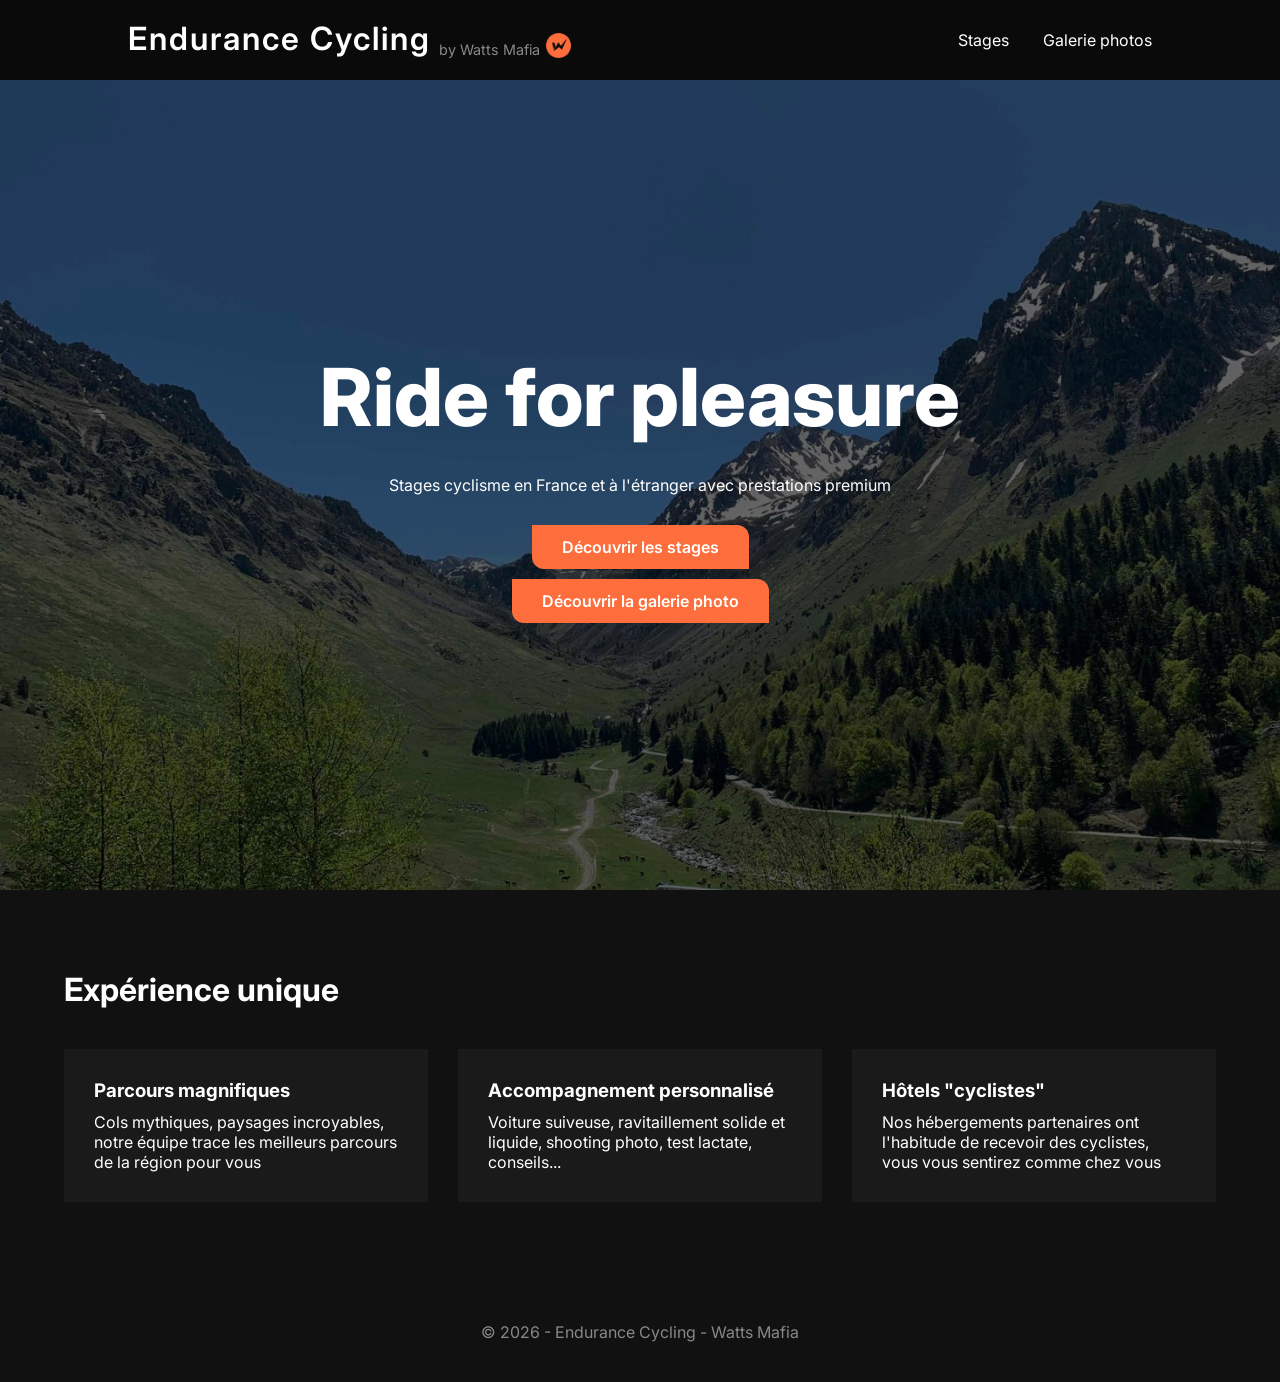
<file: index.html>
<!DOCTYPE html>
<html lang="fr">
<head>
  <meta charset="UTF-8">
  <title>Endurance Cycling</title>
  <!-- Favicon -->
  <link rel="icon" type="image/png" href="images/general/watts-mafia-logo.png">
  <meta name="viewport" content="width=device-width, initial-scale=1.0">
  <!-- Google Fonts -->
  <link href="https://fonts.googleapis.com/css2?family=Inter:wght@300;400;600&family=Bebas+Neue&display=swap" rel="stylesheet">
  <link rel="stylesheet" href="css/principal.css">
</head>
<body>

<header>
  <div class="container nav">
    <div class="logo-container">
      <h1 class="logo"><a href="index.html">Endurance Cycling</a></h1>
      <div class="logo-second-line">
        <span class="subtitle">by Watts Mafia</span>
        <img src="images/general/watts-mafia-logo.png" alt="Watts Mafia" class="logo-sub">
      </div>
    </div>
    <!-- Bouton hamburger -->
    <div class="hamburger" id="hamburger">
      <span></span>
      <span></span>
      <span></span>
    </div>
    <nav id="nav-links">
      <a href="stages.html">Stages</a>
      <a href="galerie-photos.html">Galerie photos</a>
    </nav>
  </div>
</header>

<section class="hero">
  <div class="overlay"></div>
  <div class="hero-content">
    <h2>Ride for pleasure</h2>
    <p>Stages cyclisme en France et à l'étranger avec prestations premium</p>
    <a href="stages.html" class="btn">Découvrir les stages</a>
    <a href="galerie-photos.html" class="btn">Découvrir la galerie photo</a>
  </div>
</section>

<section class="section container">
  <h2 class="section-title">Expérience unique</h2>
  <div class="grid">
    <div class="card">
      <h3>Parcours magnifiques</h3>
      <p>Cols mythiques, paysages incroyables, notre équipe trace les meilleurs parcours de la région pour vous</p>
    </div>
    <div class="card">
      <h3>Accompagnement personnalisé</h3>
      <p>Voiture suiveuse, ravitaillement solide et liquide, shooting photo, test lactate, conseils...</p>
    </div>
    <div class="card">
      <h3>Hôtels "cyclistes"</h3>
      <p>Nos hébergements partenaires ont l'habitude de recevoir des cyclistes, vous vous sentirez comme chez vous</p>
    </div>
  </div>
</section>

<footer>
  <p>© 2026 - Endurance Cycling - Watts Mafia</p>
</footer>

<!-- BOUTON RETOUR EN HAUT -->
<button id="scrollTopBtn" class="scroll-top-btn" aria-label="Retour en haut de page">
  <svg xmlns="http://www.w3.org/2000/svg" viewBox="0 0 24 24" fill="none" stroke="currentColor" stroke-width="2.5" stroke-linecap="round" stroke-linejoin="round">
    <polyline points="18 15 12 9 6 15"></polyline>
  </svg>
</button>

<script>
  const hamburger = document.getElementById('hamburger');
  const navLinks = document.getElementById('nav-links');
  hamburger.addEventListener('click', () => {
    navLinks.classList.toggle('active');
  });
  
/* --- Retour en haut --- */
const scrollTopBtn = document.getElementById('scrollTopBtn');

window.addEventListener('scroll', () => {
  if (window.scrollY > 300) {
    scrollTopBtn.classList.add('visible');
  } else {
    scrollTopBtn.classList.remove('visible');
  }
});

scrollTopBtn.addEventListener('click', () => {
  window.scrollTo({ top: 0, behavior: 'smooth' });
});
</script>
</body>
</html>
</file>
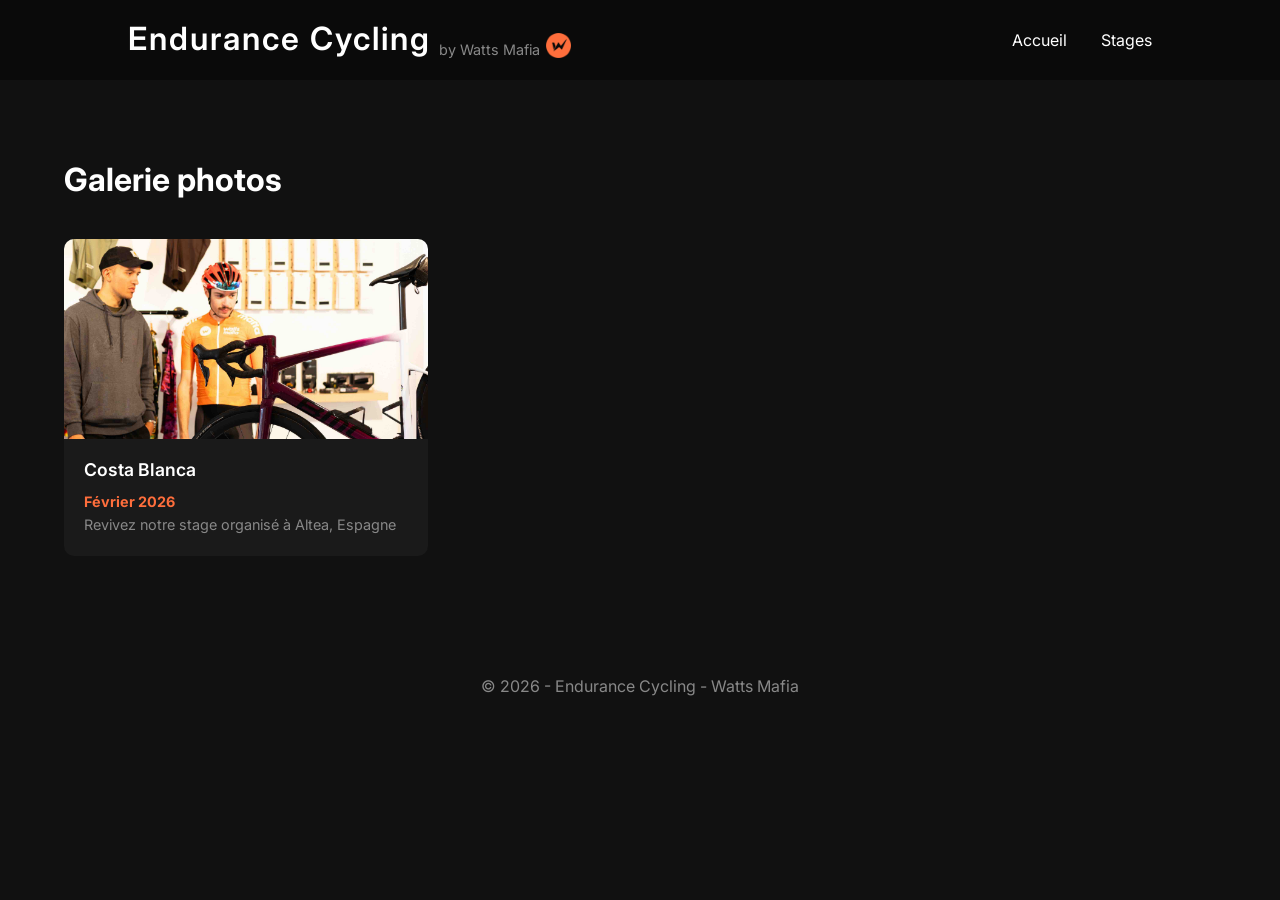
<file: galerie-photos.html>
<!DOCTYPE html>
<html lang="fr">
<head>
  <meta charset="UTF-8">
  <title>Galerie photos</title>
  <!-- Favicon -->
  <link rel="icon" type="image/png" href="images/general/watts-mafia-logo.png">
  <meta name="viewport" content="width=device-width, initial-scale=1.0">
  <!-- Google Fonts -->
  <link href="https://fonts.googleapis.com/css2?family=Inter:wght@300;400;600&family=Bebas+Neue&display=swap" rel="stylesheet">
  <link rel="stylesheet" href="css/principal.css">
</head>
<body>

<header>
  <div class="container nav">
    <div class="logo-container">
      <h1 class="logo"><a href="index.html">Endurance Cycling</a></h1>
      <div class="logo-second-line">
        <span class="subtitle">by Watts Mafia</span>
        <img src="images/general/watts-mafia-logo.png" alt="Watts Mafia" class="logo-sub">
      </div>
    </div>
    <!-- Bouton hamburger -->
    <div class="hamburger" id="hamburger">
      <span></span>
      <span></span>
      <span></span>
    </div>
    <nav id="nav-links">
      <a href="index.html">Accueil</a>
      <a href="stages.html">Stages</a>
    </nav>
  </div>
</header>

<!-- SECTION ALBUMS -->
<section class="section">
  <div class="container">
    <h2 class="section-title">Galerie photos</h2>
    <div class="stages-grid">

      <!-- Album 1 -->
      <a href="album-costa-blanca.html" class="stage-link">
        <div class="stage-card">
          <img src="images/general/vignette-altea.jpg" alt="Album Costa Blanca 2026">
          <div class="stage-content">
            <h3>Costa Blanca</h3>
            <h5>Février 2026</h5>
            <p>Revivez notre stage organisé à Altea, Espagne</p>
          </div>
        </div>
      </a>

    </div>
  </div>
</section>

<!-- FOOTER -->
<footer>
  <p>© 2026 - Endurance Cycling - Watts Mafia</p>
</footer>

<!-- BOUTON RETOUR EN HAUT -->
<button id="scrollTopBtn" class="scroll-top-btn" aria-label="Retour en haut de page">
  <svg xmlns="http://www.w3.org/2000/svg" viewBox="0 0 24 24" fill="none" stroke="currentColor" stroke-width="2.5" stroke-linecap="round" stroke-linejoin="round">
    <polyline points="18 15 12 9 6 15"></polyline>
  </svg>
</button>

<!-- JS HAMBURGER -->
<script>
  const hamburger = document.getElementById('hamburger');
  const navLinks = document.getElementById('nav-links');
  hamburger.addEventListener('click', () => {
    navLinks.classList.toggle('active');
  });

/* --- Retour en haut --- */
const scrollTopBtn = document.getElementById('scrollTopBtn');

window.addEventListener('scroll', () => {
  if (window.scrollY > 300) {
    scrollTopBtn.classList.add('visible');
  } else {
    scrollTopBtn.classList.remove('visible');
  }
});

scrollTopBtn.addEventListener('click', () => {
  window.scrollTo({ top: 0, behavior: 'smooth' });
});
</script>
</body>
</html>
</file>
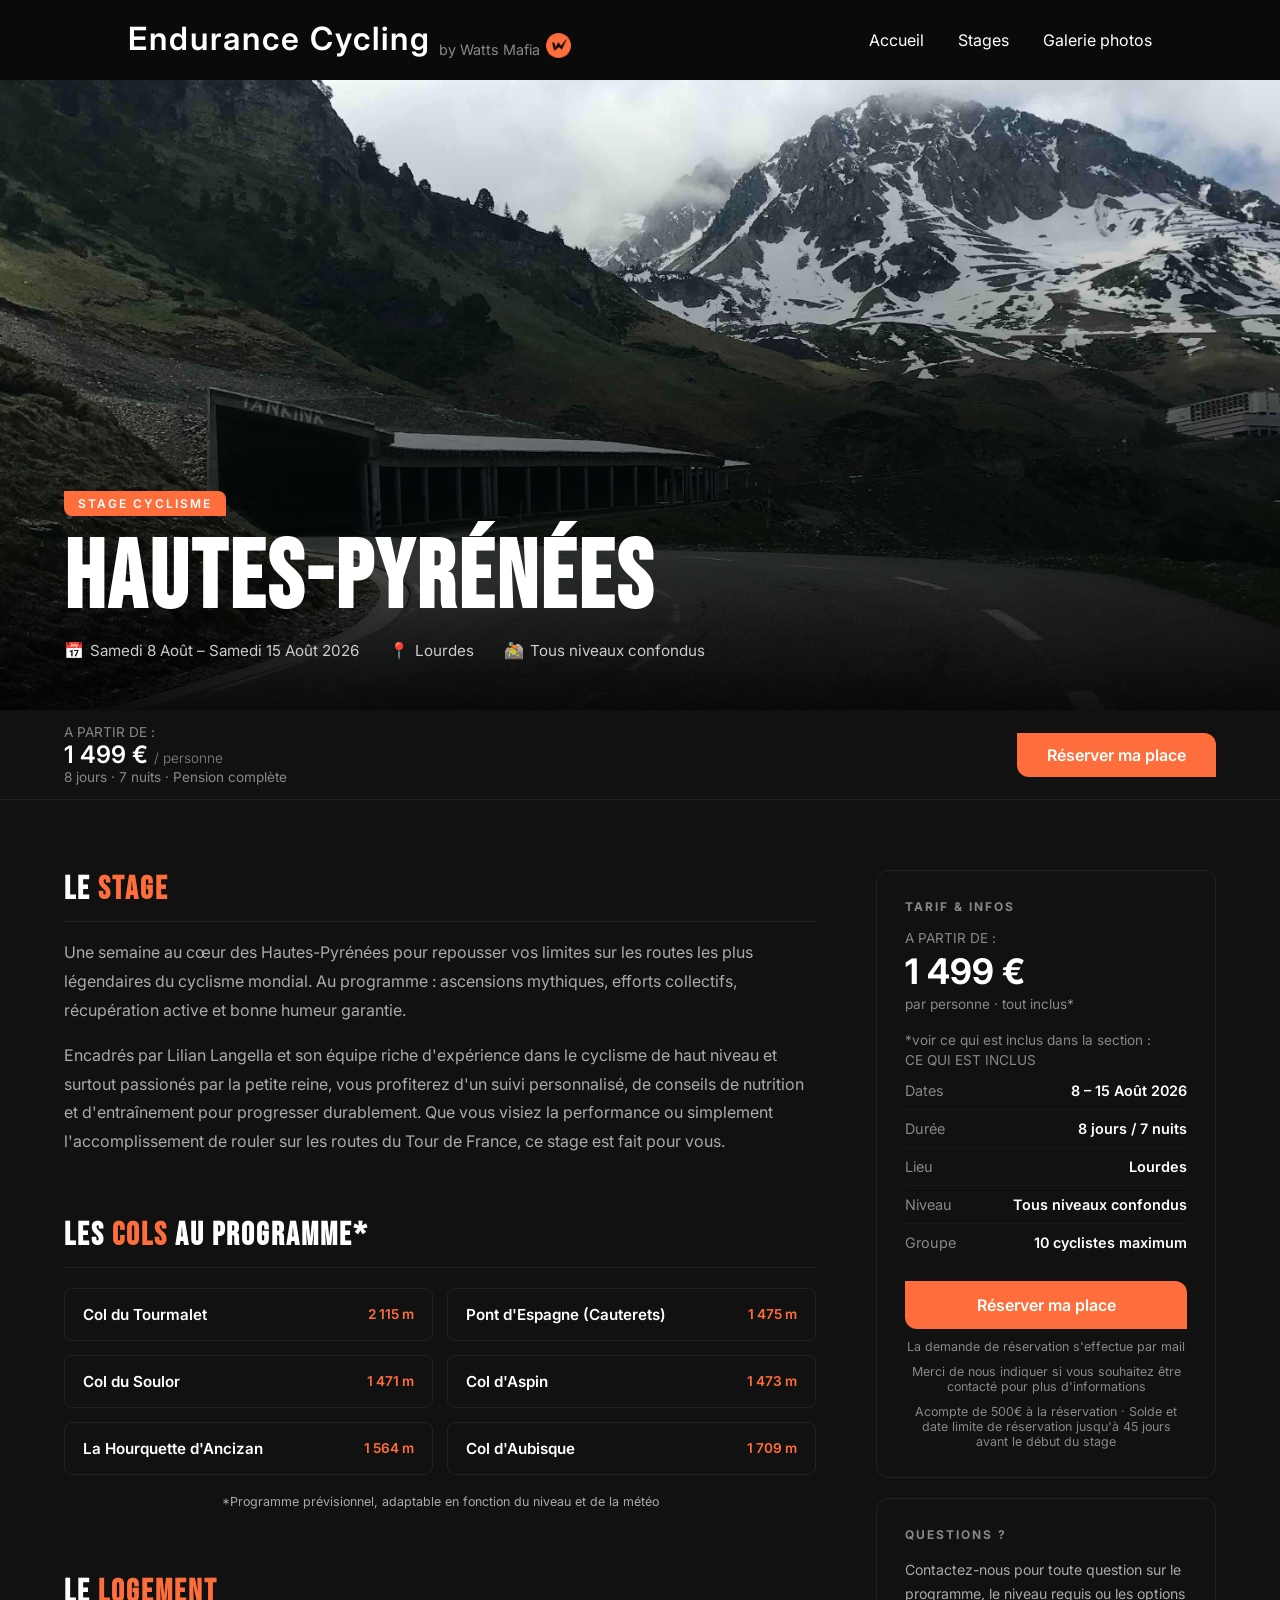
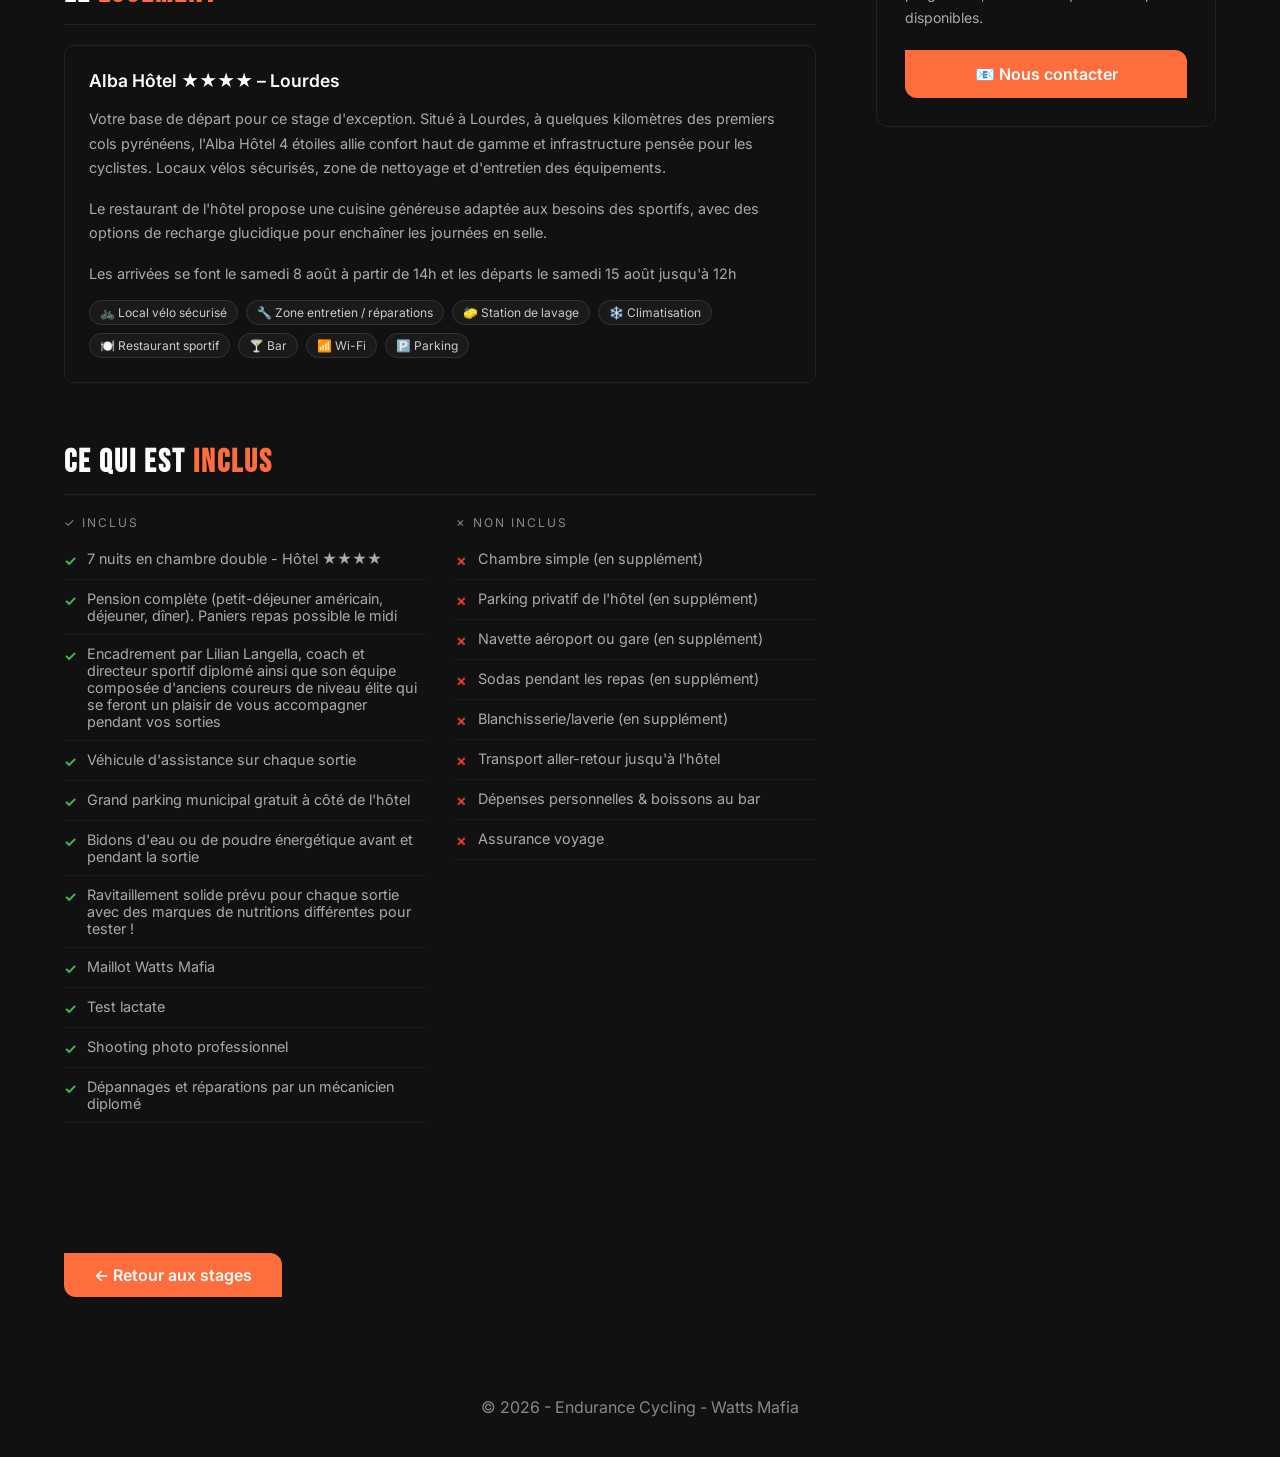
<file: stage-hautes-pyrenees.html>
<!DOCTYPE html>
<html lang="fr">
<head>
  <meta charset="UTF-8">
  <title>Stage - Hautes-Pyrénées</title>
  <link rel="icon" type="image/png" href="images/general/watts-mafia-logo.png">
  <meta name="viewport" content="width=device-width, initial-scale=1.0">
  <link href="https://fonts.googleapis.com/css2?family=Inter:wght@300;400;600&family=Bebas+Neue&display=swap" rel="stylesheet">
  <link rel="stylesheet" href="css/principal.css">
  <link rel="stylesheet" href="css/stages.css">
</head>
<body>

<!-- HEADER -->
<header>
  <div class="container nav">
    <div class="logo-container">
      <h1 class="logo"><a href="index.html">Endurance Cycling</a></h1>
      <div class="logo-second-line">
        <span class="subtitle">by Watts Mafia</span>
        <img src="images/general/watts-mafia-logo.png" alt="Watts Mafia" class="logo-sub">
      </div>
    </div>
    <div class="hamburger" id="hamburger">
      <span></span><span></span><span></span>
    </div>
    <nav id="nav-links">
      <a href="index.html">Accueil</a>
      <a href="stages.html">Stages</a>
      <a href="galerie-photos.html">Galerie photos</a>
    </nav>
  </div>
</header>

<!-- HERO -->
<div class="stage-hero">
  <div class="overlay"></div>
  <div class="stage-hero-content">
    <span class="stage-tag">Stage Cyclisme</span>
    <h1>Hautes-Pyrénées</h1>
    <div class="stage-hero-meta">
      <span><span class="icon">📅</span> Samedi 8 Août – Samedi 15 Août 2026</span>
      <span><span class="icon">📍</span> Lourdes</span>
      <span><span class="icon">🚵</span> Tous niveaux confondus</span>
    </div>
  </div>
</div>

<!-- STICKY BAR -->
<div class="cta-bar">
  <div class="container">
    <div>
      <div class="cta-bar-info">A PARTIR DE :</div>
      <div class="cta-bar-price">1 499 € <span>/ personne</span></div>
      <div class="cta-bar-info">8 jours · 7 nuits · Pension complète</div>
    </div>
    <a href="mailto:endurancecycling@outlook.fr" class="btn">Réserver ma place</a>
  </div>
</div>

<!-- CONTENU -->
<section class="stage-body">
  <div class="container">
    <div class="stage-layout">

      <!-- COLONNE PRINCIPALE -->
      <div class="main-content">

        <!-- PRÉSENTATION -->
        <div class="content-block">
          <h2>Le <span class="accent">Stage</span></h2>
          <p>Une semaine au cœur des Hautes-Pyrénées pour repousser vos limites sur les routes les plus légendaires du cyclisme mondial. Au programme : ascensions mythiques, efforts collectifs, récupération active et bonne humeur garantie.</p>
          <p>Encadrés par Lilian Langella et son équipe riche d'expérience dans le cyclisme de haut niveau et surtout passionés par la petite reine, vous profiterez d'un suivi personnalisé, de conseils de nutrition et d'entraînement pour progresser durablement. Que vous visiez la performance ou simplement l'accomplissement de rouler sur les routes du Tour de France, ce stage est fait pour vous.</p>
        </div>

        <!-- COLS MYTHIQUES -->
        <div class="content-block">
          <h2>Les <span class="accent">Cols</span> au Programme*</h2>
          <div class="cols-grid">
            <div class="col-item">
              <span class="col-name">Col du Tourmalet</span>
              <span class="col-alt">2 115 m</span>
            </div>
            <div class="col-item">
              <span class="col-name">Pont d'Espagne (Cauterets)</span>
              <span class="col-alt">1 475 m</span>
            </div>
            <div class="col-item">
              <span class="col-name">Col du Soulor</span>
              <span class="col-alt">1 471 m</span>
            </div>
            <div class="col-item">
              <span class="col-name">Col d'Aspin</span>
              <span class="col-alt">1 473 m</span>
            </div>
            <div class="col-item">
              <span class="col-name">La Hourquette d'Ancizan</span>
              <span class="col-alt">1 564 m</span>
            </div>
            <div class="col-item">
              <span class="col-name">Col d'Aubisque</span>
              <span class="col-alt">1 709 m</span>
            </div>
          </div>
          <p class="sidebar-note">*Programme prévisionnel, adaptable en fonction du niveau et de la météo</p>
        </div>

        <!-- LOGEMENT -->
        <div class="content-block">
          <h2>Le <span class="accent">Logement</span></h2>
          <div class="logement-card">
            <div class="logement-card-body">
              <h3>Alba Hôtel ★★★★ – Lourdes</h3>
              <p>
              Votre base de départ pour ce stage d'exception. Situé à Lourdes, à quelques kilomètres des premiers cols pyrénéens, l'Alba Hôtel 4 étoiles allie confort haut de gamme et infrastructure pensée pour les cyclistes. Locaux vélos sécurisés, zone de nettoyage et d'entretien des équipements.
             </p>
             <p>
              Le restaurant de l'hôtel propose une cuisine généreuse adaptée aux besoins des sportifs, avec des options de recharge glucidique pour enchaîner les journées en selle.
              </p>
              <p>
              Les arrivées se font le samedi 8 août à partir de 14h et les départs le samedi 15 août jusqu'à 12h
              </p>
                <div class="logement-badges">
                <span class="badge">🚲 Local vélo sécurisé</span>
                <span class="badge">🔧 Zone entretien / réparations</span>
                <span class="badge">🧽 Station de lavage</span>
                <span class="badge">❄️ Climatisation</span>
                <span class="badge">🍽️ Restaurant sportif</span>
                <span class="badge">🍸 Bar</span>
                <span class="badge">📶 Wi-Fi</span>
                <span class="badge">🅿️ Parking</span>
              </div>
            </div>
          </div>
        </div>

        <!-- INCLUS / NON INCLUS -->
        <div class="content-block">
          <h2>Ce qui est <span class="accent">Inclus</span></h2>
          <div class="inclus-grid">
            <div>
              <div class="inclus-title">✓ Inclus</div>
              <ul class="inclus-list yes">
                <li>7 nuits en chambre double - Hôtel ★★★★</li>
                <li>Pension complète (petit-déjeuner américain, déjeuner, dîner). Paniers repas possible le midi</li>
                <li>Encadrement par Lilian Langella, coach et directeur sportif diplomé ainsi que son équipe composée d'anciens coureurs de niveau élite qui se feront un plaisir de vous accompagner pendant vos sorties</li>
                <li>Véhicule d'assistance sur chaque sortie</li>
                <li>Grand parking municipal gratuit à côté de l'hôtel</li>
                <li>Bidons d'eau ou de poudre énergétique avant et pendant la sortie</li>
                <li>Ravitaillement solide prévu pour chaque sortie avec des marques de nutritions différentes pour tester !</li>
                <li>Maillot Watts Mafia</li>
                <li>Test lactate</li>
                <li>Shooting photo professionnel</li>
                <li>Dépannages et réparations par un mécanicien diplomé</li>
              </ul>
            </div>
            <div>
              <div class="inclus-title">✗ Non inclus</div>
              <ul class="inclus-list no">
                <li>Chambre simple (en supplément)</li>
                <li>Parking privatif de l'hôtel (en supplément)</li>
                <li>Navette aéroport ou gare (en supplément)</li>
                <li>Sodas pendant les repas (en supplément)</li>
                <li>Blanchisserie/laverie (en supplément)</li>
                <li>Transport aller-retour jusqu'à l'hôtel</li>
                <li>Dépenses personnelles & boissons au bar</li>
                <li>Assurance voyage</li>
              </ul>
            </div>
          </div>
        </div>

      </div><!-- fin main-content -->

      <!-- SIDEBAR -->
      <aside class="sidebar">
        <div class="sidebar-card">
          <h3>Tarif & Infos</h3>
          <div class="sidebar-price-sub">A PARTIR DE  :</div>
          <div class="sidebar-price">1 499 €</div>
          <div class="sidebar-price-sub sidebar-price-sub--first">par personne · tout inclus*</div>
          <div class="sidebar-price-sub">*voir ce qui est inclus dans la section :</div>
          <div class="sidebar-price-sub">CE QUI EST INCLUS</div>
          <div class="sidebar-detail">
            <span class="label">Dates</span>
            <span class="value">8 – 15 Août 2026</span>
          </div>
          <div class="sidebar-detail">
            <span class="label">Durée</span>
            <span class="value">8 jours / 7 nuits</span>
          </div>
          <div class="sidebar-detail">
            <span class="label">Lieu</span>
            <span class="value">Lourdes</span>
          </div>
          <div class="sidebar-detail">
            <span class="label">Niveau</span>
            <span class="value">Tous niveaux confondus</span>
          </div>
          <div class="sidebar-detail">
            <span class="label">Groupe</span>
            <span class="value">10 cyclistes maximum</span>
          </div>
          <a href="mailto:endurancecycling@outlook.fr" class="btn-full" id="inscription">Réserver ma place</a>
          <p class="sidebar-note">La demande de réservation s'effectue par mail</p>
          <p class="sidebar-note">Merci de nous indiquer si vous souhaitez être contacté pour plus d'informations</p>
          <p class="sidebar-note">Acompte de 500€ à la réservation · Solde et date limite de réservation jusqu'à 45 jours avant le début du stage</p>
        </div>

        <div class="sidebar-card">
          <h3>Questions ?</h3>
          <p class="sidebar-contact-text">Contactez-nous pour toute question sur le programme, le niveau requis ou les options disponibles.</p>
          <a href="mailto:endurancecycling@outlook.fr" class="btn-full">📧 Nous contacter</a>
        </div>
      </aside>

    </div>
  </div>
</section>

<!-- LIEN RETOUR -->
<div class="container" style="padding-bottom: 60px;">
  <a href="stages.html" class="btn">← Retour aux stages</a>
</div>

<!-- FOOTER -->
<footer>
  <p>© 2026 - Endurance Cycling - Watts Mafia</p>
</footer>

<!-- BOUTON RETOUR EN HAUT -->
<button id="scrollTopBtn" class="scroll-top-btn" aria-label="Retour en haut de page">
  <svg xmlns="http://www.w3.org/2000/svg" viewBox="0 0 24 24" fill="none" stroke="currentColor" stroke-width="2.5" stroke-linecap="round" stroke-linejoin="round">
    <polyline points="18 15 12 9 6 15"></polyline>
  </svg>
</button>

<script>
const hamburger = document.getElementById('hamburger');
const navLinks = document.getElementById('nav-links');
hamburger.addEventListener('click', () => {
  navLinks.classList.toggle('active');
});

/* --- Retour en haut --- */
const scrollTopBtn = document.getElementById('scrollTopBtn');

window.addEventListener('scroll', () => {
  if (window.scrollY > 300) {
    scrollTopBtn.classList.add('visible');
  } else {
    scrollTopBtn.classList.remove('visible');
  }
});

scrollTopBtn.addEventListener('click', () => {
  window.scrollTo({ top: 0, behavior: 'smooth' });
});
</script>
</body>
</html>
</file>
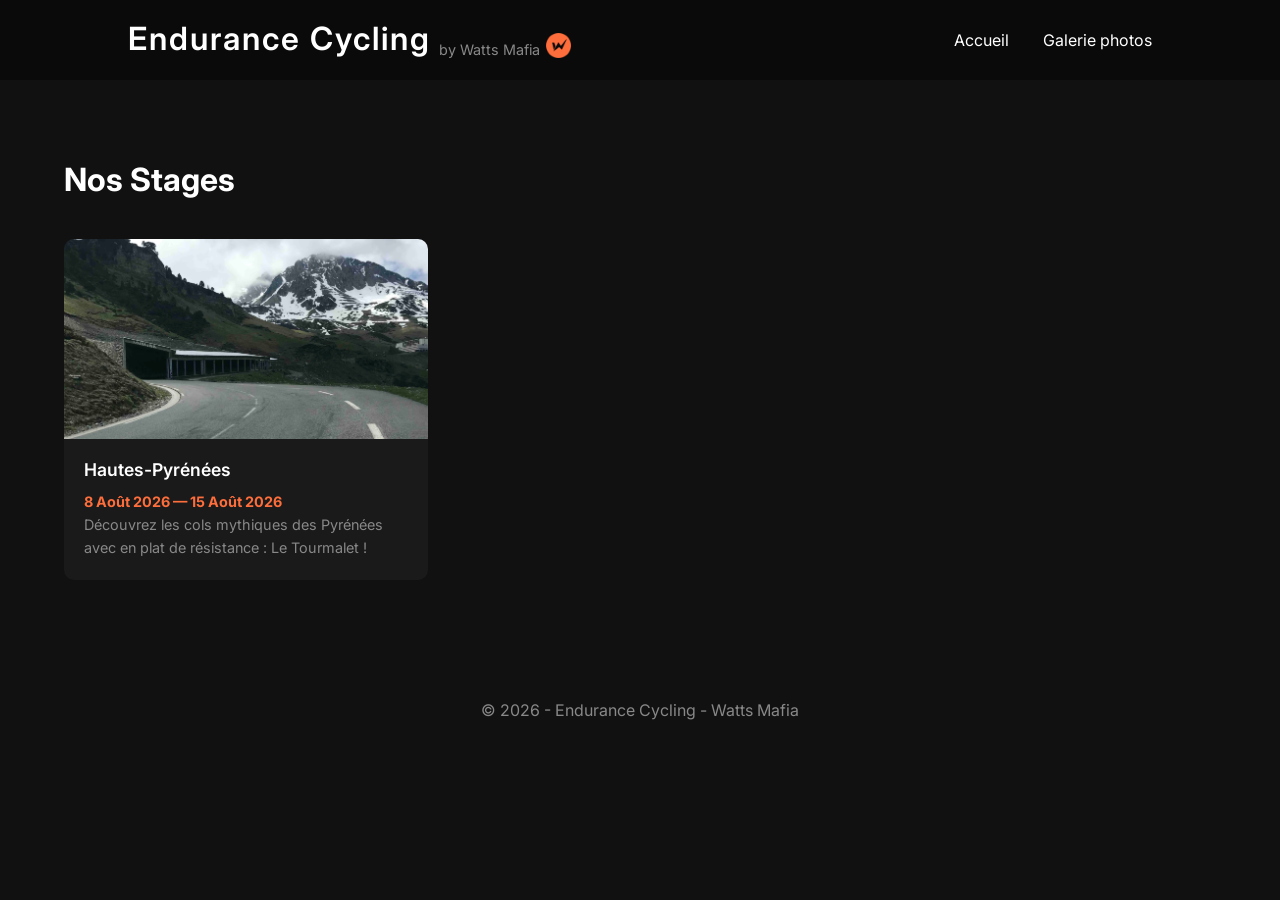
<file: stages.html>
<!DOCTYPE html>
<html lang="fr">
<head>
  <meta charset="UTF-8">
  <title>Nos Stages</title>
  <!-- Favicon -->
  <link rel="icon" type="image/png" href="images/general/watts-mafia-logo.png">
  <meta name="viewport" content="width=device-width, initial-scale=1.0">
  <!-- Google Fonts -->
  <link href="https://fonts.googleapis.com/css2?family=Inter:wght@300;400;600&family=Bebas+Neue&display=swap" rel="stylesheet">
  <link rel="stylesheet" href="css/principal.css">
</head>
<body>

<header>
  <div class="container nav">
    <div class="logo-container">
      <h1 class="logo"><a href="index.html">Endurance Cycling</a></h1>
      <div class="logo-second-line">
        <span class="subtitle">by Watts Mafia</span>
        <img src="images/general/watts-mafia-logo.png" alt="Watts Mafia" class="logo-sub">
      </div>
    </div>
    <!-- Bouton hamburger -->
    <div class="hamburger" id="hamburger">
      <span></span>
      <span></span>
      <span></span>
    </div>
    <nav id="nav-links">
      <a href="index.html">Accueil</a>
      <a href="galerie-photos.html">Galerie photos</a>
    </nav>
  </div>
</header>

<!-- SECTION STAGES -->
<section class="section">
  <div class="container">
    <h2 class="section-title">Nos Stages</h2>
    <div class="stages-grid">

      <!-- Stage 1 -->
      <a href="stage-hautes-pyrenees.html" class="stage-link">
        <div class="stage-card">
          <img src="images/general/tourmalet.jpg" alt="Stage Hautes-Pyrénées - Le Tourmalet">
          <div class="stage-content">
            <h3>Hautes-Pyrénées</h3>
            <h5>8 Août 2026 — 15 Août 2026</h5>
            <p>Découvrez les cols mythiques des Pyrénées avec en plat de résistance : Le Tourmalet !</p>
          </div>
        </div>
      </a>

    </div>
  </div>
</section>

<!-- FOOTER -->
<footer>
  <p>© 2026 - Endurance Cycling - Watts Mafia</p>
</footer>

<!-- BOUTON RETOUR EN HAUT -->
<button id="scrollTopBtn" class="scroll-top-btn" aria-label="Retour en haut de page">
  <svg xmlns="http://www.w3.org/2000/svg" viewBox="0 0 24 24" fill="none" stroke="currentColor" stroke-width="2.5" stroke-linecap="round" stroke-linejoin="round">
    <polyline points="18 15 12 9 6 15"></polyline>
  </svg>
</button>

<!-- JS HAMBURGER -->
<script>
  const hamburger = document.getElementById('hamburger');
  const navLinks = document.getElementById('nav-links');
  hamburger.addEventListener('click', () => {
    navLinks.classList.toggle('active');
  });
  
/* --- Retour en haut --- */
const scrollTopBtn = document.getElementById('scrollTopBtn');

window.addEventListener('scroll', () => {
  if (window.scrollY > 300) {
    scrollTopBtn.classList.add('visible');
  } else {
    scrollTopBtn.classList.remove('visible');
  }
});

scrollTopBtn.addEventListener('click', () => {
  window.scrollTo({ top: 0, behavior: 'smooth' });
});
</script>
</body>
</html>
</file>
<file: css/principal.css>
:root {
  --orange: #fe6e3c;
  --black: #0a0a0a;
  --blackc: #111111;
  --white: #ffffff;
  --gray: #888;
}

* {
  margin: 0;
  padding: 0;
  box-sizing: border-box;
}

body {
  font-family: 'Inter', sans-serif;
  background: var(--blackc);
  color: var(--white);
}

/* =====================
   HEADER
   ===================== */

header {
  font-family: 'Inter', sans-serif;
  background: var(--black);
  color: var(--white);
  position: relative;
  z-index: 100;
}

.nav {
  display: flex;
  justify-content: space-between;
  align-items: center;
  padding: 20px 5%;
  width: 100%;
  max-width: 100%;
  margin: 0;
}

/* =====================
   LOGO & SUBTITLE
   ===================== */

.logo-container {
  display: flex;
  flex-direction: row;
  align-items: flex-end;
  gap: 8px;
  flex-wrap: nowrap;
  padding-bottom: 2px;
}

.logo-second-line {
  display: flex;
  flex-direction: row;
  align-items: flex-end;
  gap: 6px;
}

.logo {
  font-weight: 600;
  letter-spacing: 2px;
  line-height: 1.2;
  white-space: nowrap;
}

.logo a {
  color: var(--white);
  text-decoration: none;
}

.logo-sub {
  height: 25px;
  width: auto;
  display: inline-block;
  flex-shrink: 0;
}

.subtitle {
  font-size: 0.9rem;
  color: var(--gray);
  white-space: nowrap;
  flex-shrink: 0;
}

/* =====================
   NAVIGATION
   ===================== */

nav a {
  color: var(--white);
  margin-left: 30px;
  text-decoration: none;
  position: relative;
  white-space: nowrap;
}

nav a::after {
  content: "";
  position: absolute;
  width: 0;
  height: 2px;
  background: var(--orange);
  left: 0;
  bottom: -5px;
  transition: 0.3s;
}

nav a:hover::after {
  width: 100%;
}

/* =====================
   HAMBURGER
   ===================== */

.hamburger {
  display: none;
  flex-direction: column;
  cursor: pointer;
  gap: 5px;
  flex-shrink: 0;
  padding: 4px;
}

.hamburger span {
  width: 25px;
  height: 3px;
  background: var(--white);
  border-radius: 2px;
  transition: 0.3s;
  display: block;
}

/* =====================
   CONTAINER
   ===================== */

.container {
  width: 90%;
  max-width: 1200px;
  margin: auto;
}

/* =====================
   HERO
   ===================== */

.hero {
  position: relative;
  height: 90vh;
  background: url('../images/general/montagne.jpg') center/cover no-repeat;
  display: flex;
  align-items: center;
  justify-content: center;
  text-align: center;
}

.hero-content .btn {
  display: block;
  width: fit-content;
  margin: 10px auto 0;
}

.overlay {
  position: absolute;
  width: 100%;
  height: 100%;
  background: rgba(0,0,0,0.6);
}

.hero-content {
  position: relative;
  z-index: 2;
}

.hero h2 {
  font-size: 5rem;
  font-weight: 800;
}

.hero p {
  margin: 30px 0;
  color: var(--white);
}

/* =====================
   BOUTON
   ===================== */

.btn {
  display: inline-block;
  background: var(--orange);
  color: var(--white);
  padding: 12px 30px;
  text-decoration: none;
  font-weight: 600;
  transition: 0.3s ease;
  border-radius: 0 12px 0 12px;
}

.btn:hover {
  transform: scale(1.1);
  opacity: 0.7;
}

/* =====================
   SECTIONS
   ===================== */

.section {
  padding: 80px 0;
}

.section-title {
  font-size: 2rem;
  margin-bottom: 40px;
}

.grid {
  display: flex;
  gap: 30px;
}

.card {
  background: #1a1a1a;
  padding: 30px;
  flex: 1;
  transition: 0.3s;
}

.card h3 {
  margin-bottom: 10px;
}

.card:hover {
  transform: translateY(-5px);
  border-left: 3px solid var(--orange);
}

/* =====================
   FOOTER
   ===================== */

footer {
  text-align: center;
  padding: 40px;
  color: var(--gray);
}

/* =====================
   STAGES GRID
   ===================== */

.stages-grid {
  display: grid;
  grid-template-columns: repeat(3, 1fr);
  gap: 30px;
}

.stage-card {
  display: flex;
  flex-direction: column;
  background: #1a1a1a;
  border-radius: 10px;
  overflow: hidden;
  transition: transform 0.3s ease, box-shadow 0.3s ease;
}

.stage-card:hover {
  transform: translateY(-6px);
  box-shadow: 0 8px 30px rgba(254, 110, 60, 0.2);
}

.stage-card img {
  width: 100%;
  height: 200px;
  object-fit: cover;
  display: block;
}

.stage-content {
  padding: 20px;
  flex: 1;
}

.stage-content h3 {
  margin-bottom: 10px;
  font-size: 1.1rem;
  font-weight: 600;
}

.stage-content h5 {
  color: var(--orange);
  font-size: 0.9rem;
  line-height: 1.6;
}

.stage-content p {
  color: var(--gray);
  font-size: 0.9rem;
  line-height: 1.6;
}

.stage-link {
  text-decoration: none;
  color: inherit;
  display: block;
}

/* ============================================
   BOUTON RETOUR EN HAUT
   ============================================ */

.scroll-top-btn {
  position: fixed;
  bottom: 36px;
  right: 28px;
  left: auto;
  top: auto;
  z-index: 9999;

  width: 48px;
  height: 48px;
  border-radius: 50%;
  border: none;
  cursor: pointer;

  background-color: var(--orange);
  color: var(--white);
  box-shadow: 0 4px 16px rgba(0, 0, 0, 0.35);

  display: flex;
  align-items: center;
  justify-content: center;

  padding: 0;
  margin: 0;

  /* Caché par défaut */
  opacity: 0;
  pointer-events: none;
  transform: translateY(12px);
  transition: opacity 0.3s ease, transform 0.3s ease, background-color 0.2s ease;
}

.scroll-top-btn svg {
  width: 22px;
  height: 22px;
  display: block;
  stroke: var(--white);
  fill: none;
}

.scroll-top-btn.visible {
  opacity: 1;
  pointer-events: auto;
  transform: translateY(0);
}

.scroll-top-btn:hover {
  background-color: #e05520;
}

.scroll-top-btn:focus-visible {
  outline: 3px solid var(--orange);
  outline-offset: 3px;
}

/* =====================
   RESPONSIVE — TABLETTE (≤1024px)
   ===================== */

@media (max-width: 1024px) {

  .hamburger {
    display: flex;
  }

  nav {
    display: none;
    flex-direction: column;
    background: var(--black);
    position: absolute;
    top: 100%;
    right: 0;
    width: 200px;
    padding: 10px 0;
    border-radius: 0 0 8px 8px;
    z-index: 1000;
    box-shadow: 0 8px 24px rgba(0,0,0,0.5);
  }

  nav.active {
    display: flex;
  }

  nav a {
    margin: 0;
    padding: 12px 20px;
    border-bottom: 1px solid #333;
  }

  nav a:last-child {
    border-bottom: none;
  }

  .stages-grid {
    grid-template-columns: repeat(2, 1fr);
  }

  .scroll-top-btn {
    bottom: 28px;
    right: 20px;
    width: 44px;
    height: 44px;
  }

  .scroll-top-btn svg {
    width: 20px;
    height: 20px;
  }
}

/* =====================
   RESPONSIVE — MOBILE (≤768px)
   ===================== */

@media (max-width: 768px) {

  .logo-container {
    flex-direction: column;
    align-items: flex-start;
    gap: 5px;
  }

  .logo {
    font-size: 1.6rem;
    letter-spacing: 1px;
  }

  .logo-second-line {
    display: flex;
    flex-direction: row;
    align-items: center;
    gap: 6px;
    margin-top: 2px;
    margin-bottom: 0;
  }

  .logo-sub {
    height: 20px;
    margin-bottom: 1px;
  }

  .subtitle {
    font-size: 0.9rem;
  }

  .hero h2 {
    font-size: 2.5rem;
  }

  .grid {
    flex-direction: column;
  }

  .stages-grid {
    grid-template-columns: 1fr;
  }

  .nav {
    align-items: flex-start;
    padding-top: 16px;
    padding-bottom: 16px;
  }

  .hamburger {
    margin-top: 4px;
  }

  .scroll-top-btn {
    bottom: 20px;
    right: 16px;
    width: 42px;
    height: 42px;
  }

  .scroll-top-btn svg {
    width: 18px;
    height: 18px;
  }
}
</file>
<file: css/stages.css>
/* ================================================
   stages.css
   Styles spécifiques aux pages des stages
   ================================================ */

/* ── LOGO LINK ── */
.logo a {
  color: inherit;
  text-decoration: none;
}

/* ── HERO ── */
.stage-hero {
  position: relative;
  height: 70vh;
  background: url('../images/general/tourmalet.jpg') center/cover no-repeat;
  display: flex;
  align-items: flex-end;
  justify-content: flex-start;
}

.stage-hero .overlay {
  position: absolute;
  inset: 0;
  background: linear-gradient(to top, rgba(0,0,0,0.92) 0%, rgba(0,0,0,0.3) 60%, transparent 100%);
}

.stage-hero-content {
  position: relative;
  z-index: 2;
  padding: 50px 5%;
  max-width: 800px;
  animation: fadeUp 0.8s ease forwards;
}

.stage-tag {
  display: inline-block;
  background: var(--orange);
  color: var(--white);
  font-size: 0.75rem;
  font-weight: 600;
  letter-spacing: 2px;
  text-transform: uppercase;
  padding: 5px 14px;
  border-radius: 0 8px 0 8px;
  margin-bottom: 16px;
}

.stage-hero-content h1 {
  font-family: 'Bebas Neue', sans-serif;
  font-size: clamp(3rem, 8vw, 6rem);
  line-height: 1;
  letter-spacing: 3px;
  color: var(--white);
  margin-bottom: 12px;
}

.stage-hero-meta {
  display: flex;
  gap: 30px;
  flex-wrap: wrap;
  color: #ccc;
  font-size: 0.95rem;
}

.stage-hero-meta span {
  display: flex;
  align-items: center;
  gap: 6px;
}

.stage-hero-meta .icon {
  color: var(--orange);
  font-size: 1rem;
}

/* ── STICKY CTA BAR ── */
.cta-bar {
  background: #111;
  border-bottom: 1px solid #222;
  position: sticky;
  top: 0;
  z-index: 99;
  padding: 14px 0;
}

.cta-bar .container {
  display: flex;
  align-items: center;
  justify-content: space-between;
  gap: 20px;
  flex-wrap: wrap;
}

.cta-bar-price {
  font-size: 1.5rem;
  font-weight: 600;
}

.cta-bar-price span {
  font-size: 0.85rem;
  color: var(--gray);
  font-weight: 300;
}

.cta-bar-info {
  color: var(--gray);
  font-size: 0.85rem;
}

/* ── LAYOUT PRINCIPAL ── */
.stage-body {
  padding: 70px 0;
}

.stage-layout {
  display: grid;
  grid-template-columns: 1fr 340px;
  gap: 60px;
  align-items: start;
}

/* ── BLOCS DE CONTENU ── */
.content-block {
  margin-bottom: 60px;
  animation: fadeUp 0.6s ease forwards;
}

.content-block h2 {
  font-family: 'Bebas Neue', sans-serif;
  font-size: 2rem;
  letter-spacing: 2px;
  color: var(--white);
  margin-bottom: 6px;
  padding-bottom: 12px;
  border-bottom: 1px solid #222;
}

.content-block h2 .accent {
  color: var(--orange);
}

.content-block p {
  color: #aaa;
  line-height: 1.8;
  margin-top: 16px;
}

/* ── PROGRAMME ── */
.programme-list {
  margin-top: 20px;
  display: flex;
  flex-direction: column;
  gap: 12px;
}

.programme-item {
  background: #111;
  border: 1px solid #222;
  border-radius: 8px;
  padding: 16px 20px;
  display: grid;
  grid-template-columns: 80px 1fr;
  gap: 16px;
  align-items: start;
  transition: 0.2s ease;
}

.programme-item:hover {
  border-color: #333;
}

.programme-day {
  font-family: 'Bebas Neue', sans-serif;
  font-size: 1.3rem;
  color: var(--orange);
  letter-spacing: 1px;
}

.programme-desc {
  color: #aaa;
  font-size: 0.88rem;
  line-height: 1.6;
}

.programme-desc strong {
  color: var(--white);
  display: block;
  margin-bottom: 3px;
}

/* ── COLS ── */
.cols-grid {
  display: grid;
  grid-template-columns: repeat(2, 1fr);
  gap: 14px;
  margin-top: 20px;
}

.col-item {
  background: #111;
  border: 1px solid #222;
  border-radius: 8px;
  padding: 16px 18px;
  display: flex;
  justify-content: space-between;
  align-items: center;
  transition: 0.2s ease;
}

.col-item:hover {
  border-color: var(--orange);
  transform: translateX(4px);
}

.col-name {
  font-weight: 600;
  font-size: 0.95rem;
}

.col-alt {
  font-size: 0.85rem;
  color: var(--orange);
  font-weight: 600;
}

/* ── LOGEMENT ── */
.logement-card {
  background: #111;
  border: 1px solid #222;
  border-radius: 10px;
  overflow: hidden;
  margin-top: 20px;
}

.logement-card-body {
  padding: 24px;
}

.logement-card h3 {
  font-size: 1.1rem;
  font-weight: 600;
  margin-bottom: 8px;
}

.logement-card p {
  color: #aaa;
  font-size: 0.9rem;
  line-height: 1.7;
}

.logement-badges {
  display: flex;
  flex-wrap: wrap;
  gap: 8px;
  margin-top: 14px;
}

.badge {
  background: #1a1a1a;
  border: 1px solid #333;
  color: #ccc;
  font-size: 0.75rem;
  padding: 4px 10px;
  border-radius: 20px;
}

/* ── INCLUS / NON INCLUS ── */
.inclus-grid {
  display: grid;
  grid-template-columns: 1fr 1fr;
  gap: 30px;
  margin-top: 20px;
}

.inclus-title {
  font-size: 0.75rem;
  letter-spacing: 2px;
  text-transform: uppercase;
  color: var(--gray);
  margin-bottom: 10px;
}

.inclus-list {
  list-style: none;
}

.inclus-list li {
  padding: 10px 0;
  border-bottom: 1px solid #1a1a1a;
  color: #aaa;
  font-size: 0.9rem;
  display: flex;
  align-items: flex-start;
  gap: 10px;
}

.inclus-list li::before {
  flex-shrink: 0;
  margin-top: 2px;
}

.inclus-list.yes li::before {
  content: "✓";
  color: #4caf50;
  font-weight: 700;
}

.inclus-list.no li::before {
  content: "✗";
  color: #e53935;
  font-weight: 700;
}

/* ── SIDEBAR ── */
.sidebar {
  position: sticky;
  top: 80px;
}

.sidebar-card {
  background: #111;
  border: 1px solid #222;
  border-radius: 12px;
  padding: 28px;
  margin-bottom: 20px;
}

.sidebar-card h3 {
  font-size: 0.75rem;
  letter-spacing: 2px;
  text-transform: uppercase;
  color: var(--gray);
  margin-bottom: 16px;
}

.sidebar-price {
  font-size: 2.2rem;
  font-weight: 700;
  color: var(--white);
  margin-bottom: 4px;
}

/* Toutes les lignes sidebar-price-sub : petit espacement */
.sidebar-price-sub {
  color: var(--gray);
  font-size: 0.85rem;
  margin-bottom: 4px;
}

/* Première ligne : grand espace après */
.sidebar-price-sub--first {
  margin-bottom: 20px;
}

/* Dernière ligne : grand espace avant les détails */
.sidebar-price-sub:last-child {
  margin-bottom: 20px;
}

.sidebar-detail {
  display: flex;
  justify-content: space-between;
  padding: 10px 0;
  border-bottom: 1px solid #1a1a1a;
  font-size: 0.9rem;
}

.sidebar-detail:last-of-type {
  border-bottom: none;
}

.sidebar-detail .label {
  color: var(--gray);
}

.sidebar-detail .value {
  font-weight: 600;
  text-align: right;
}

.btn-full {
  display: block;
  width: 100%;
  text-align: center;
  background: var(--orange);
  color: var(--white);
  padding: 14px;
  font-weight: 600;
  font-size: 1rem;
  text-decoration: none;
  border-radius: 0 12px 0 12px;
  margin-top: 20px;
  transition: 0.3s ease;
}

.btn-full:hover {
  opacity: 0.85;
  transform: scale(1.02);
}

.sidebar-note {
  font-size: 0.78rem;
  color: var(--gray);
  text-align: center;
  margin-top: 10px;
}

.sidebar-contact-text {
  color: #aaa;
  font-size: 0.88rem;
  line-height: 1.7;
  margin-top: 8px;
}

/* ── ANIMATION ── */
@keyframes fadeUp {
  from {
    opacity: 0;
    transform: translateY(20px);
  }
  to {
    opacity: 1;
    transform: translateY(0);
  }
}

/* ── RESPONSIVE — TABLETTE ── */
@media (max-width: 1024px) {
  .stage-layout {
    grid-template-columns: 1fr;
  }

  .sidebar {
    position: static;
  }

  .cols-grid {
    grid-template-columns: 1fr;
  }

  .inclus-grid {
    grid-template-columns: 1fr;
  }
}

/* ── RESPONSIVE — MOBILE ── */
@media (max-width: 768px) {
  .stage-hero {
    height: auto;
    min-height: 55vh;
    align-items: flex-end;
  }

  .stage-hero-content {
    padding: 40px 5% 30px;
  }

  .stage-hero-content h1 {
    font-size: clamp(2.8rem, 12vw, 5rem);
    letter-spacing: 1px;
  }

  .stage-tag {
    position: relative;
    z-index: 2;
    margin-bottom: 12px;
  }

  .col-item {
    padding: 12px 10px;
  }

  .cta-bar .container {
    justify-content: center;
    text-align: center;
  }

  .stage-hero-meta {
    flex-direction: column;
    gap: 6px;
  }
}
</file>
